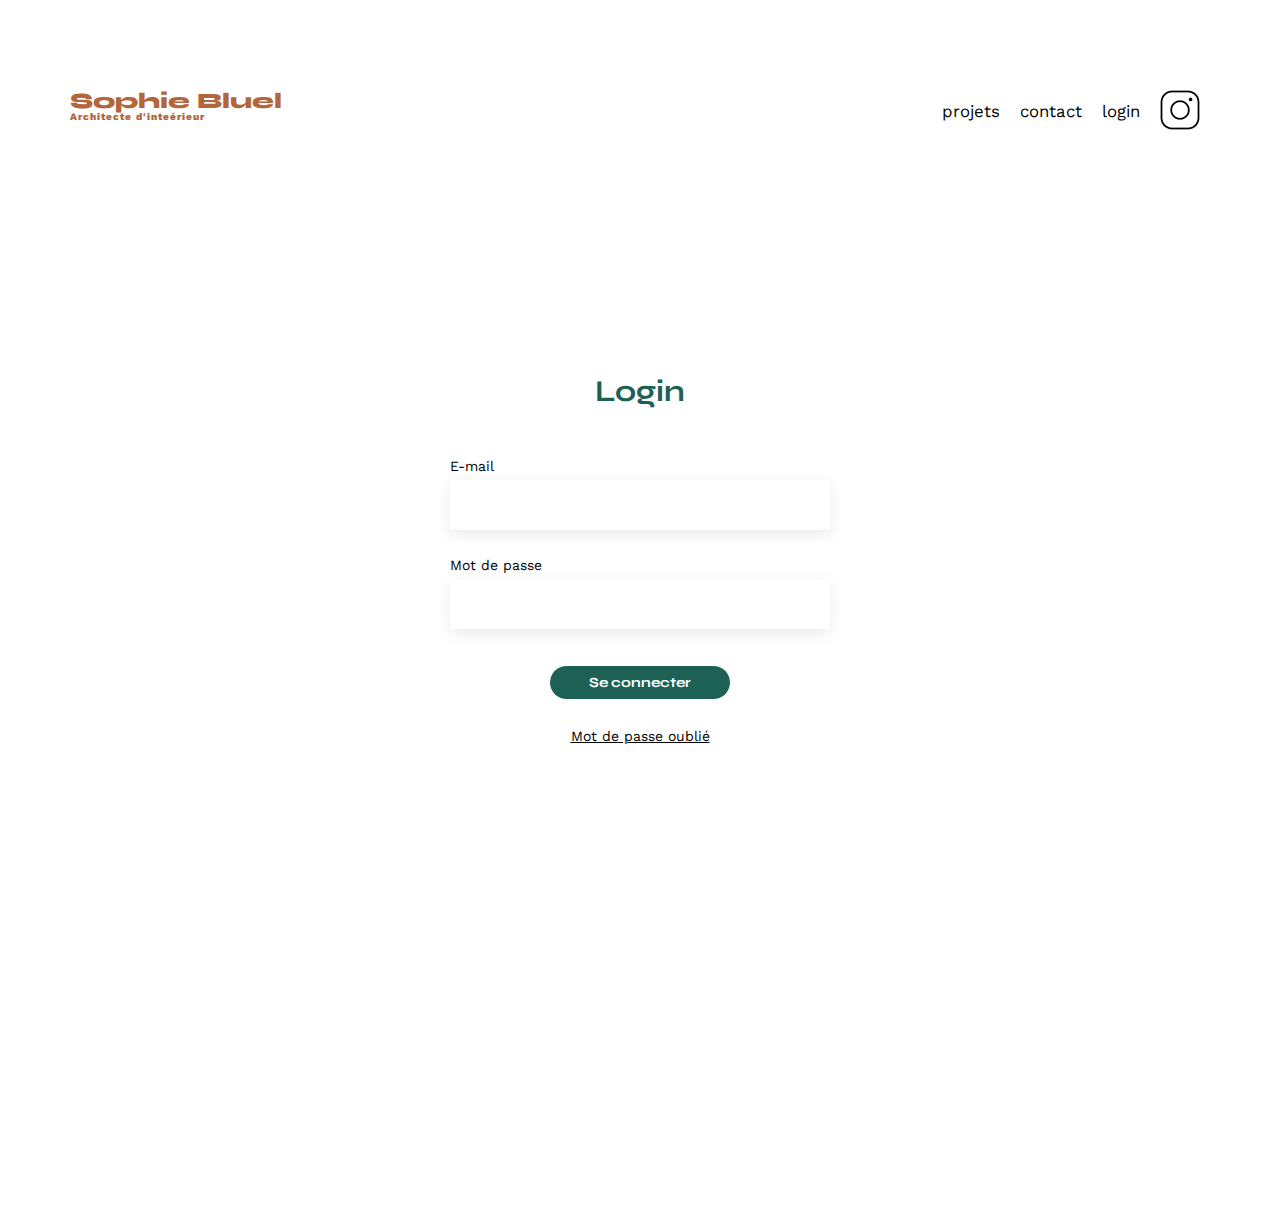
<file: FrontEnd/login.html>
<!DOCTYPE html>
<html lang="en">
    <head>
        <meta charset="UTF-8" />
        <title>Sophie Bluel - Architecte d'intérieur</title>
        <meta name="viewport" content="width=device-width, initial-scale=1.0" />
        <link rel="preconnect" href="https://fonts.googleapis.com" />
        <link rel="preconnect" href="https://fonts.gstatic.com" crossorigin />
        <link
          href="https://fonts.googleapis.com/css2?family=Syne:wght@700;800&family=Work+Sans&display=swap"
          rel="stylesheet"
        />
        <meta name="description" content="" />
        <link rel="stylesheet" href="./assets/style.css" />
        
        <script type="module" src="login.js"></script>
      </head>
<body>
    <header>
      <div class="headerMenu">
        <h1> Sophie Bluel <span>Architecte d'inteérieur</span></h1>
        <nav>
          <ul>
            <li>projets</li>
            <li>contact</li>
            <li><a href="login.html" >login</a></li>
            <li><img src="./assets/icons/instagram.png" alt="Instagram" /></li>
          </ul>
        </nav>
      </div>
      </header>
      <div class="container">
        <h1>Login</h1>
        <form class="form">
          <label for="email">E-mail</label>
          <input type="email" id="email" name="email" required>
          <br>
          <label for="password">Mot de passe</label>
          <input type="password" id="password" name="password" required>
          
          <button type="submit">Se connecter</button>
        </form>
        <a href="#">Mot de passe oublié</a>
      </div>
</body>
</html>
</file>
<file: FrontEnd/assets/style.css>
/* http://meyerweb.com/eric/tools/css/reset/
   v2.0 | 20110126
   License: none (public domain)
*/

html,
body,
div,
span,
applet,
object,
iframe,
h1,
h2,
h3,
h4,
h5,
h6,
p,
blockquote,
pre,
a,
abbr,
acronym,
address,
big,
cite,
code,
del,
dfn,
em,
img,
ins,
kbd,
q,
s,
samp,
small,
strike,
strong,
sub,
sup,
tt,
var,
b,
u,
i,
center,
dl,
dt,
dd,
ol,
ul,
li,
fieldset,
form,
label,
legend,
table,
caption,
tbody,
tfoot,
thead,
tr,
th,
td,
article,
aside,
canvas,
details,
embed,
figure,
figcaption,
footer,
header,
hgroup,
menu,
nav,
output,
ruby,
section,
summary,
time,
mark,
audio,
video {
  margin: 0;
  padding: 0;
  border: 0;
  font-size: 100%;
  font: inherit;
  vertical-align: baseline;
}
/* HTML5 display-role reset for older browsers */
article,
aside,
details,
figcaption,
figure,
footer,
header,
hgroup,
menu,
nav,
section {
  display: block;
}
body {
  line-height: 1;
}

ol,
ul {
  list-style: none;
}
blockquote,
q {
  quotes: none;
}
blockquote:before,
blockquote:after,
q:before,
q:after {
  content: "";
  content: none;
}
table {
  border-collapse: collapse;
  border-spacing: 0;
}
/** end reset css**/
body {
  max-width: 1140px;
  margin: auto;
  font-family: "Work Sans";
  font-size: 14px;
  background: #ffffff;
}

section {
  margin: 50px 0;
}

h1 {
  display: flex;
  flex-direction: column;
  font-family: "Syne";
  font-size: 22px;
  font-weight: 800;
  color: #b1663c;
}

h1 > span {
  font-family: "Work Sans";
  font-size: 10px;
  letter-spacing: 0.1em;
}

h2 {
  font-family: "Syne";
  font-weight: 700;
  font-size: 30px;
  color: #1d6154;
}
nav ul {
  display: flex;
  align-items: center;
  list-style-type: none;
}
nav li {
  padding: 0 10px;
  font-size: 1.2em;
}

li:hover {
  color: #b1663c;
}
#introduction {
  display: flex;
  align-items: center;
}
#introduction figure {
  flex: 1;
}
figure {
  display: flex;
  flex-direction: column;
  gap: 15px;
}
i {
  margin: 0px 8px 0 0;
}
#editButton{
  margin-left: 50px;
  display: none;
}
.theEditButton {
  width: 84px;
  height: 18px;
  background-color: transparent;
  border: none;
}
#editButton2 {
  margin: 0 0 30px 30px;
  display: none;
}
.projet{
  display: flex;
  justify-content: center;
  align-items: center;
}
.headerMenu {
  display: flex;
  flex-direction: row;
  justify-content: space-between;
  margin: 90px 0;
  width: 100%;
}
#editionButton{
  width: 130px;
  height: 20px;
  color: #ffffff;
}
/* EDIT MODE*/
.editMode{
  display: none;
  justify-content: center;
  align-items: center;
  background-color: black;
  height: 60px;
  position: absolute;
  left: 0;
  right: 0;
  top: 0;
  bottom: 0;
}
header{
  display: flex;
  flex-direction: column;
}
.buttonPublish{
  padding: 10px 23px;
  margin: 10px;
  box-sizing: border-box;
  background: #ffffff;
  border: 1px solid #1d6154;
  border-radius: 60px;
}
.buttonPublish:hover{
  cursor: pointer;
}

#introduction img {
  display: block;
  margin: auto;
  width: 80%;
}

#introduction article {
  flex: 1;
}
#introduction h2 {
  margin-bottom: 1em;
}

#introduction p {
  margin-bottom: 0.5em;
}
#portfolio h2 {
  text-align: center;
  margin-bottom: 1em;
}
.filters {
  display: flex;
  justify-content: center;
  align-items: center;
  height: 37px;
  margin: 50px;
}
.filters button {
  padding: 0px 15px;
  margin: 10px;
  height: 100%;
  color: #1d6154;
  font-family: "Syne";
  font-style: normal;
  font-weight: 700;
  font-size: 16px;
  line-height: 19px;
  text-align: center;
  box-sizing: border-box;
  background: #ffffff;
  border: 1px solid #1d6154;
  border-radius: 60px;
}
.filters button:hover {
  background: #1d6154;
  color: #ffffff;
}
.filters button:active {
  background: #1d6154;
  color: #ffffff;
}
a {
  color: inherit;
  text-decoration: none;
}
.gallery {
  width: 100%;
  display: grid;
  grid-template-columns: 1fr 1fr 1fr;
  grid-column-gap: 20px;
  grid-row-gap: 20px;
}

.gallery img {
  width: 100%;
}
#contact {
  width: 50%;
  margin: auto;
}
#contact > * {
  text-align: center;
}
#contact h2 {
  margin-bottom: 20px;
}
#contact form {
  text-align: left;
  margin-top: 30px;
  display: flex;
  flex-direction: column;
}

#contact input {
  height: 50px;
  font-size: 1.2em;
  border: none;
  box-shadow: 0px 4px 14px rgba(0, 0, 0, 0.09);
}
#contact label {
  margin: 2em 0 1em 0;
}
#contact textarea {
  border: none;
  box-shadow: 0px 4px 14px rgba(0, 0, 0, 0.09);
}

input[type="submit"] {
  font-family: "Syne";
  font-weight: 700;
  color: white;
  background-color: #1d6154;
  margin: 2em auto;
  width: 180px;
  text-align: center;
  border-radius: 60px;
}

footer nav ul {
  display: flex;
  justify-content: flex-end;
  margin: 2em;
}

.container h1 {
  font-family: "Syne";
  font-style: normal;
  font-weight: 700;
  font-size: 30px;
  line-height: 36px;
  text-align: center;
  color: #1d6154;
  padding: 50px;
}
.container {
	margin-top: 100px;
  display: flex;
  flex-direction: column;
  align-items: center;
  justify-content:flex-start;
  height: 100vh;
}

.form {
  display: flex;
  flex-direction: column;
  align-items: flex-start;
  gap: 7px;
}

.form input {
  width: 380px;
  height: 50px;
  padding: 0px;
  background: #ffffff;
  box-shadow: 0px 4px 14px rgba(0, 0, 0, 0.09);
  border: none;
}

.form button {
	width: 180px;
  margin: 30px 0px;
  padding: 40px 10px;
  align-self: center;
  padding: 8px 16px;
  border: none;
  cursor: pointer;
  background: #1d6154;
  border-radius: 60px;
  font-family: "Syne";
  font-style: normal;
  font-weight: 700;
  font-size: 14px;
  line-height: 17px;
  text-align: center;
  color: #ffffff;
}
a[href="#"] {
    text-decoration: underline;
  }

/* MODAL 1 */
.modal{
  
  box-sizing: border-box;
  height: auto;
  width: 630px;
  border-radius: 10px;
  position: absolute;
  top: 1000px;
  left: 50%;
  transform: translate(-50%, -50%);
  background-color: white;
  display: none; /*flex;*/
  flex-direction:column; 
  align-items: center;
  z-index: 2;
}

.modal h3{
  margin-top: 60px;
  font-size: 26px;

}
.containerProject{
  display: grid;
  grid-template-columns: 1fr 1fr 1fr 1fr 1fr;
  grid-column-gap: 7px;
  grid-row-gap: 10px;
  margin: 50px 0 45px;
}
.containerProject img{
  width: 75px;
  height: 100px;
}
.photo-container{
  position: relative;
}
.figure{
  display: flex;
  flex-direction: column;
  gap: 1px;
}
.delete-icon{
  position: absolute;
  top: 0;
  right: 0;
  background-color: black; 
  color: white; 
  padding: 10px 5px ;
  margin: 5px; 
  cursor: pointer; 
  border-radius: 2px;
}
.edit-btn{
  font-size: 12px;
}
.line{
  width: 420px;
  height: 0px;
  border: none;
  border-top: 1px solid #B3B3B3;
}


.btn-photo{
  display: flex;
  flex-direction: column;
}
.add-btn {
width: 240px;
margin: 30px 0px;
padding: 10px 50px !important;
align-self: center;
padding: 8px 16px;
border: none;
cursor: pointer;
background: #1d6154;
border-radius: 60px;
font-family: "Syne";
font-style: normal;
font-weight: 700;
font-size: 14px;
line-height: 17px;
text-align: center;
color: #ffffff;
}
.delete-btn{
  color: #D65353;
  text-align: center;
  font-family: Syne;
  font-size: 14px;
  border: none;
  background-color: transparent;
  cursor: pointer;
  padding-bottom: 45px;
}

.fa-xmark{
  position: absolute;
  top: 30px;
  right: 30px;
  cursor: pointer;
}
#overlay{
  position: fixed;
  top: 0;
  left: 0;
  width: 100%;
  height: 100%;
  background-color: rgba(0, 0, 0, 0.3);
  pointer-events: none;
  z-index: 1;
  display: none;
}
/* MODAL 2 */
.fa-arrow-left {
  position: absolute;
  top: 30px;
  left: 30px;
  cursor: pointer;
}
.ajout-photo {
  width: 420px;
  height: 170px;
  background-image: none;
  background-repeat: no-repeat;
  background-size: contain;
  background-position: center;
  object-fit: none;
  background-color: #e8f1f6;
  border-radius: 3px;
  display: flex;
  flex-direction: column;
  justify-content: center;
  align-items: center;
  margin: 50px 0 45px;
}

.image1 {
  width: 60px;
  height: 50px;
}

.add-photo-btn {
  width: 175px;
  height: 35px;
  margin: 15px 0px;
  padding: 0;
  align-self: center;
  border: none;
  cursor: pointer;
  border-radius: 50px;
  background: #cbd6dc;
  font-family: "Syne";
  font-style: normal;
  font-weight: 700;
  font-size: 14px;
  line-height: 17px;
  text-align: center;
  color: #306685;
}
.ajout-photo p {
  color: #444;
  text-align: center;
  font-family: Work Sans;
  font-size: 10px;
  font-style: normal;
  font-weight: 400;
  line-height: normal;
}

.titre-ajout,
.cat-ajout {
  width: 420px;
  display: flex;
  flex-direction: column;
  gap: 10px;
}
.titre-ajout input {
  width: 100%;
  height: 50px;
  background: #fff;
  box-shadow: 0px 4px 14px 0px rgba(0, 0, 0, 0.09);
  border: none;
  margin-bottom: 20px;
}
.cat-ajout select {
  width: 100%;
  height: 50px;
  background: #fff;
  box-shadow: 0px 4px 14px 0px rgba(0, 0, 0, 0.09);
  border: none;
  margin-bottom: 50px;
  padding-right: 20px;
  background-image: url("./icons/arrow.svg");
  background-repeat: no-repeat;
  background-position: right center;
  background-size: 16px 16px;
  background-position: right 20px center;
}
</file>
